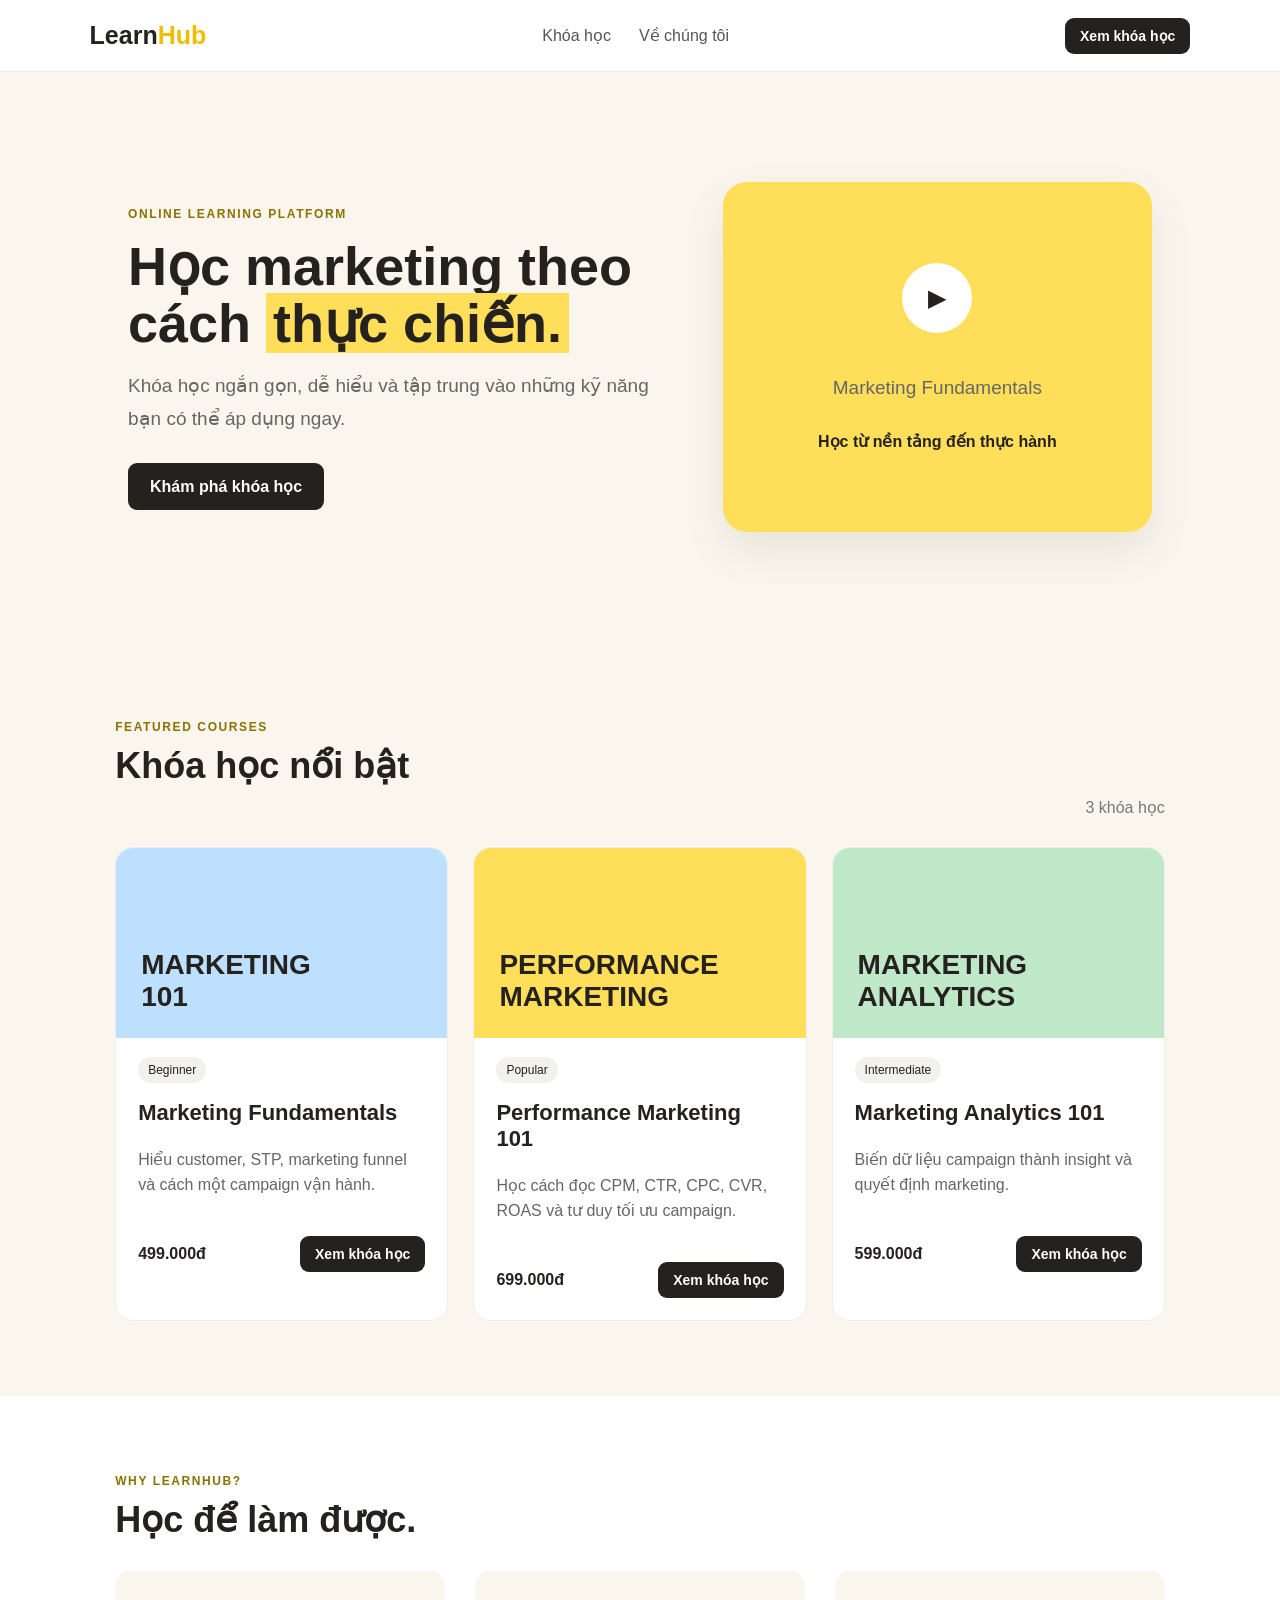
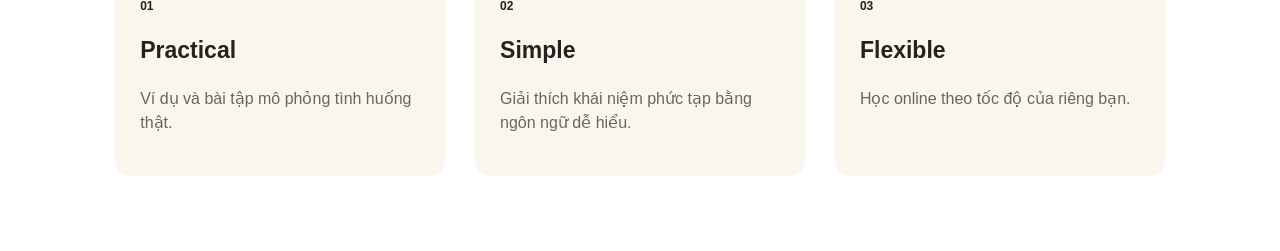
<file: index.html>
<!DOCTYPE html>
<html lang="vi">
<head>
  <meta charset="UTF-8">
  <meta name="viewport" content="width=device-width, initial-scale=1.0">
  <title>LearnHub — Học Marketing Online</title>
  <link rel="stylesheet" href="style.css">
  <script>
!function(f,b,e,v,n,t,s){
  if(f.fbq)return;
  n=f.fbq=function(){
    n.callMethod ? n.callMethod.apply(n,arguments) : n.queue.push(arguments)
  };
  if(!f._fbq)f._fbq=n;
  n.push=n;
  n.loaded=!0;
  n.version='2.0';
  n.queue=[];
  t=b.createElement(e);
  t.async=!0;
  t.src=v;
  s=b.getElementsByTagName(e)[0];
  s.parentNode.insertBefore(t,s);
}(window,document,'script','https://connect.facebook.net/en_US/fbevents.js');

fbq('init', '1095959689834566');
fbq('track', 'PageView');
</script>
</head>

<body>

  <header class="nav">
    <a class="logo" href="index.html">Learn<span>Hub</span></a>

    <nav>
      <a href="#courses">Khóa học</a>
      <a href="#about">Về chúng tôi</a>
    </nav>

    <a class="btn btn-small" href="#courses">Xem khóa học</a>
  </header>

  <main>

    <section class="hero">
      <div>
        <span class="eyebrow">ONLINE LEARNING PLATFORM</span>

        <h1>
          Học marketing theo cách <span>thực chiến.</span>
        </h1>

        <p>
          Khóa học ngắn gọn, dễ hiểu và tập trung vào những kỹ năng bạn có thể áp dụng ngay.
        </p>

        <a class="btn" href="#courses">Khám phá khóa học</a>
      </div>

      <div class="hero-card">
        <div class="play">▶</div>
        <p>Marketing Fundamentals</p>
        <strong>Học từ nền tảng đến thực hành</strong>
      </div>
    </section>

    <section id="courses" class="section">

      <div class="section-head">
        <div>
          <span class="eyebrow">FEATURED COURSES</span>
          <h2>Khóa học nổi bật</h2>
        </div>

        <span class="muted">3 khóa học</span>
      </div>

      <div class="grid">

        <article
          class="course-card"
          data-course-id="marketing-101"
          data-course-name="Marketing Fundamentals"
          data-price="499000"
        >
          <div class="course-image blue">
            MARKETING<br>101
          </div>

          <div class="course-body">
            <span class="tag">Beginner</span>

            <h3>Marketing Fundamentals</h3>

            <p>
              Hiểu customer, STP, marketing funnel và cách một campaign vận hành.
            </p>

            <div class="course-bottom">
              <strong>499.000đ</strong>

              <a
                class="btn btn-small"
                href="course.html?course=marketing-101"
              >
                Xem khóa học
              </a>
            </div>
          </div>
        </article>

        <article
          class="course-card"
          data-course-id="performance-101"
          data-course-name="Performance Marketing 101"
          data-price="699000"
        >
          <div class="course-image yellow">
            PERFORMANCE<br>MARKETING
          </div>

          <div class="course-body">
            <span class="tag">Popular</span>

            <h3>Performance Marketing 101</h3>

            <p>
              Học cách đọc CPM, CTR, CPC, CVR, ROAS và tư duy tối ưu campaign.
            </p>

            <div class="course-bottom">
              <strong>699.000đ</strong>

              <a
                class="btn btn-small"
                href="course.html?course=performance-101"
              >
                Xem khóa học
              </a>
            </div>
          </div>
        </article>

        <article
          class="course-card"
          data-course-id="analytics-101"
          data-course-name="Marketing Analytics 101"
          data-price="599000"
        >
          <div class="course-image green">
            MARKETING<br>ANALYTICS
          </div>

          <div class="course-body">
            <span class="tag">Intermediate</span>

            <h3>Marketing Analytics 101</h3>

            <p>
              Biến dữ liệu campaign thành insight và quyết định marketing.
            </p>

            <div class="course-bottom">
              <strong>599.000đ</strong>

              <a
                class="btn btn-small"
                href="course.html?course=analytics-101"
              >
                Xem khóa học
              </a>
            </div>
          </div>
        </article>

      </div>
    </section>

    <section id="about" class="section light">

      <span class="eyebrow">WHY LEARNHUB?</span>

      <h2>Học để làm được.</h2>

      <div class="features">

        <div>
          <b>01</b>
          <h3>Practical</h3>
          <p>
            Ví dụ và bài tập mô phỏng tình huống thật.
          </p>
        </div>

        <div>
          <b>02</b>
          <h3>Simple</h3>
          <p>
            Giải thích khái niệm phức tạp bằng ngôn ngữ dễ hiểu.
          </p>
        </div>

        <div>
          <b>03</b>
          <h3>Flexible</h3>
          <p>
            Học online theo tốc độ của riêng bạn.
          </p>
        </div>

      </div>
    </section>

  </main>

  <!-- Load Meta Pixel + website tracking logic -->
  <script src="script.js"></script>

</body>
</html>
</file>
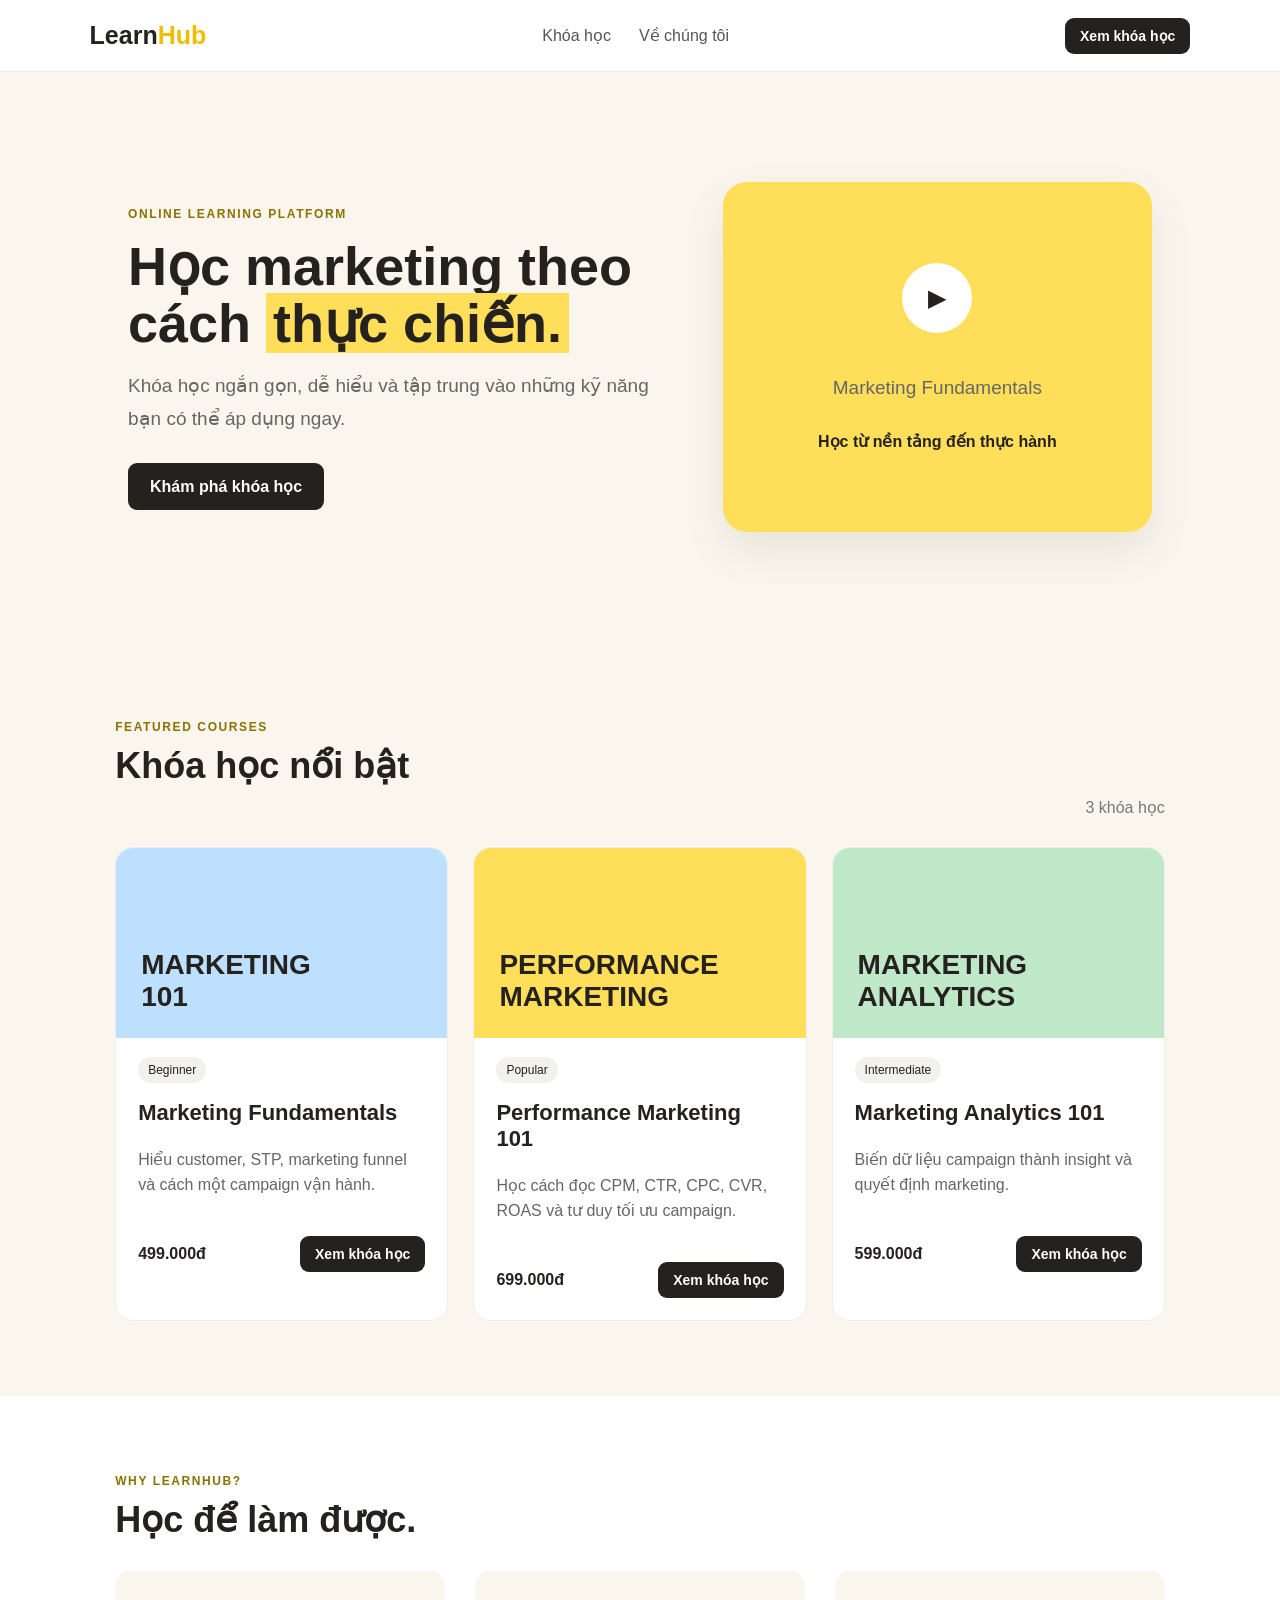
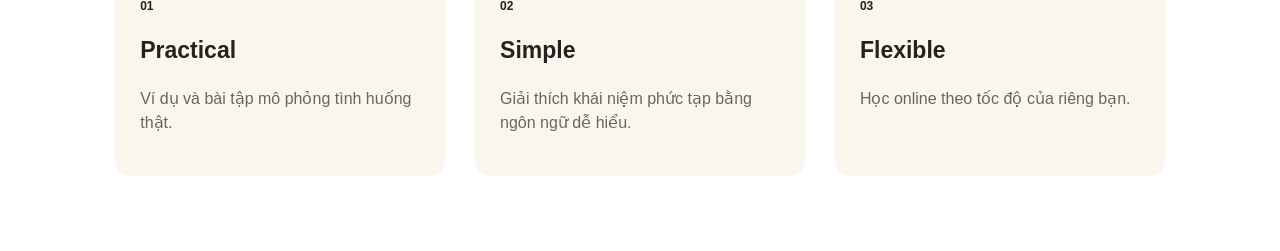
<file: checkout.html>
<!DOCTYPE html>
<html lang="vi">
<head>
  <meta charset="UTF-8">
  <meta name="viewport" content="width=device-width, initial-scale=1.0">
  <title>LearnHub — Học Marketing Online</title>
  <link rel="stylesheet" href="style.css">
</head>

<body>

  <header class="nav">
    <a class="logo" href="index.html">Learn<span>Hub</span></a>

    <nav>
      <a href="#courses">Khóa học</a>
      <a href="#about">Về chúng tôi</a>
    </nav>

    <a class="btn btn-small" href="#courses">Xem khóa học</a>
  </header>

  <main>

    <section class="hero">
      <div>
        <span class="eyebrow">ONLINE LEARNING PLATFORM</span>

        <h1>
          Học marketing theo cách <span>thực chiến.</span>
        </h1>

        <p>
          Khóa học ngắn gọn, dễ hiểu và tập trung vào những kỹ năng bạn có thể áp dụng ngay.
        </p>

        <a class="btn" href="#courses">Khám phá khóa học</a>
      </div>

      <div class="hero-card">
        <div class="play">▶</div>
        <p>Marketing Fundamentals</p>
        <strong>Học từ nền tảng đến thực hành</strong>
      </div>
    </section>

    <section id="courses" class="section">

      <div class="section-head">
        <div>
          <span class="eyebrow">FEATURED COURSES</span>
          <h2>Khóa học nổi bật</h2>
        </div>

        <span class="muted">3 khóa học</span>
      </div>

      <div class="grid">

        <article
          class="course-card"
          data-course-id="marketing-101"
          data-course-name="Marketing Fundamentals"
          data-price="499000"
        >
          <div class="course-image blue">
            MARKETING<br>101
          </div>

          <div class="course-body">
            <span class="tag">Beginner</span>

            <h3>Marketing Fundamentals</h3>

            <p>
              Hiểu customer, STP, marketing funnel và cách một campaign vận hành.
            </p>

            <div class="course-bottom">
              <strong>499.000đ</strong>

              <a
                class="btn btn-small"
                href="course.html?course=marketing-101"
              >
                Xem khóa học
              </a>
            </div>
          </div>
        </article>

        <article
          class="course-card"
          data-course-id="performance-101"
          data-course-name="Performance Marketing 101"
          data-price="699000"
        >
          <div class="course-image yellow">
            PERFORMANCE<br>MARKETING
          </div>

          <div class="course-body">
            <span class="tag">Popular</span>

            <h3>Performance Marketing 101</h3>

            <p>
              Học cách đọc CPM, CTR, CPC, CVR, ROAS và tư duy tối ưu campaign.
            </p>

            <div class="course-bottom">
              <strong>699.000đ</strong>

              <a
                class="btn btn-small"
                href="course.html?course=performance-101"
              >
                Xem khóa học
              </a>
            </div>
          </div>
        </article>

        <article
          class="course-card"
          data-course-id="analytics-101"
          data-course-name="Marketing Analytics 101"
          data-price="599000"
        >
          <div class="course-image green">
            MARKETING<br>ANALYTICS
          </div>

          <div class="course-body">
            <span class="tag">Intermediate</span>

            <h3>Marketing Analytics 101</h3>

            <p>
              Biến dữ liệu campaign thành insight và quyết định marketing.
            </p>

            <div class="course-bottom">
              <strong>599.000đ</strong>

              <a
                class="btn btn-small"
                href="course.html?course=analytics-101"
              >
                Xem khóa học
              </a>
            </div>
          </div>
        </article>

      </div>
    </section>

    <section id="about" class="section light">

      <span class="eyebrow">WHY LEARNHUB?</span>

      <h2>Học để làm được.</h2>

      <div class="features">

        <div>
          <b>01</b>
          <h3>Practical</h3>
          <p>
            Ví dụ và bài tập mô phỏng tình huống thật.
          </p>
        </div>

        <div>
          <b>02</b>
          <h3>Simple</h3>
          <p>
            Giải thích khái niệm phức tạp bằng ngôn ngữ dễ hiểu.
          </p>
        </div>

        <div>
          <b>03</b>
          <h3>Flexible</h3>
          <p>
            Học online theo tốc độ của riêng bạn.
          </p>
        </div>

      </div>
    </section>

  </main>

  <script src="script.js"></script>

</body>
</html>
</file>
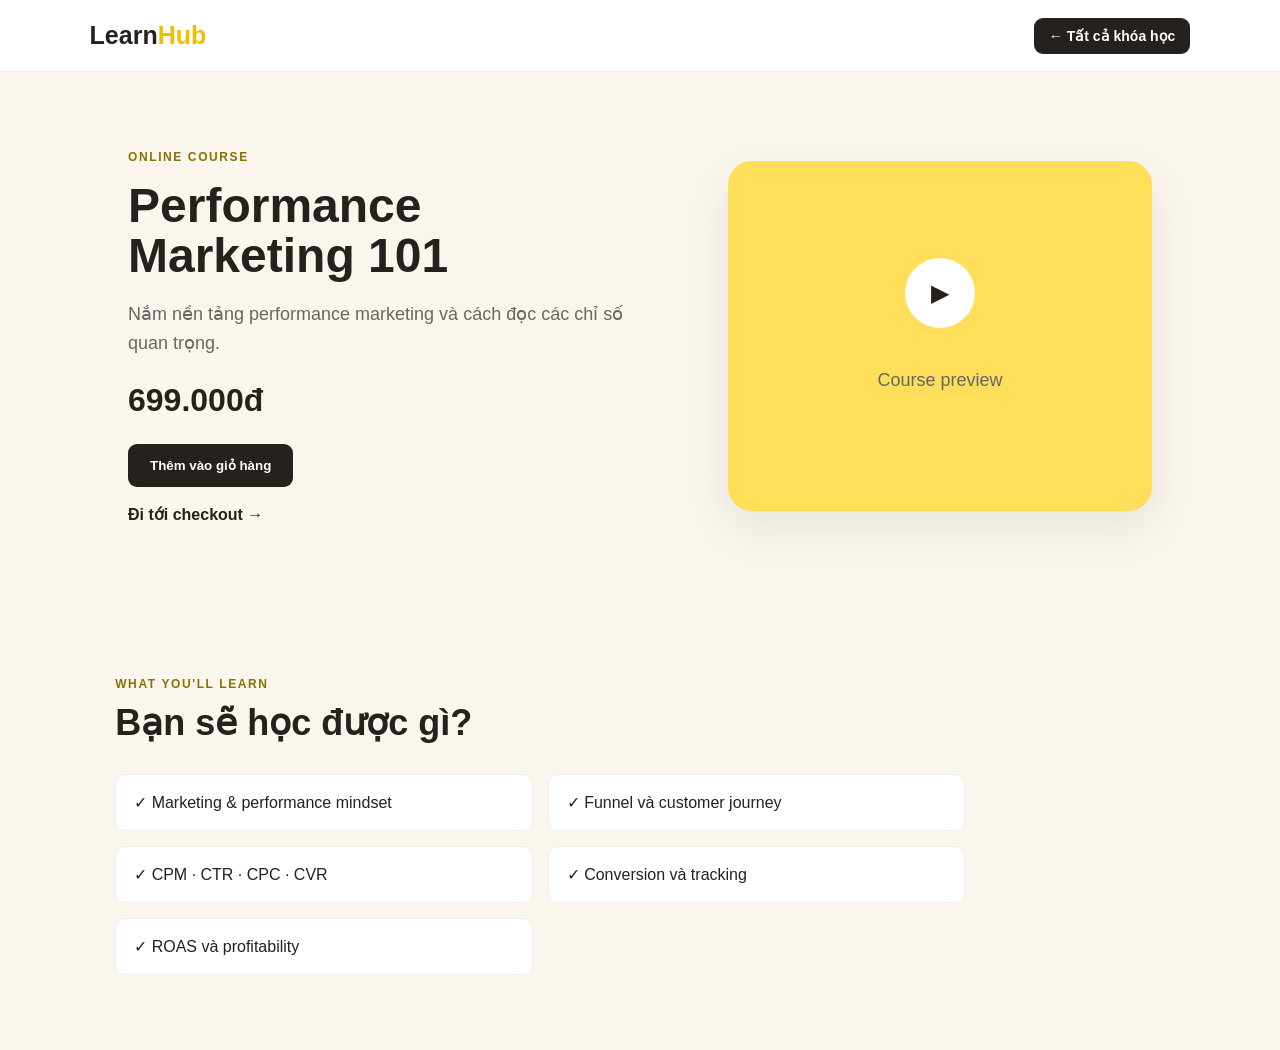
<file: course.html>
<!DOCTYPE html>
<html lang="vi">
<head>
  <meta charset="UTF-8">
  <meta name="viewport" content="width=device-width, initial-scale=1.0">
  <title>Course — LearnHub</title>
  <link rel="stylesheet" href="style.css">
</head>
<body>
<header class="nav">
  <a class="logo" href="index.html">Learn<span>Hub</span></a>
  <a class="btn btn-small" href="index.html">← Tất cả khóa học</a>
</header>

<main class="course-page">
  <section class="course-hero">
    <div>
      <span class="eyebrow">ONLINE COURSE</span>
      <h1 id="courseTitle">Performance Marketing 101</h1>
      <p id="courseDescription">Nắm nền tảng performance marketing và cách đọc các chỉ số quan trọng.</p>
      <div class="price" id="coursePrice">699.000đ</div>
      <button class="btn" id="addToCartBtn">Thêm vào giỏ hàng</button>
      <a class="text-link" href="checkout.html">Đi tới checkout →</a>
    </div>
    <div class="video-placeholder">
      <div class="play">▶</div>
      <p>Course preview</p>
    </div>
  </section>

  <section class="section">
    <span class="eyebrow">WHAT YOU'LL LEARN</span>
    <h2>Bạn sẽ học được gì?</h2>
    <div class="lesson-list">
      <div>✓ Marketing & performance mindset</div>
      <div>✓ Funnel và customer journey</div>
      <div>✓ CPM · CTR · CPC · CVR</div>
      <div>✓ Conversion và tracking</div>
      <div>✓ ROAS và profitability</div>
    </div>
  </section>
</main>
<script src="script.js"></script>
</body>
</html>
</file>
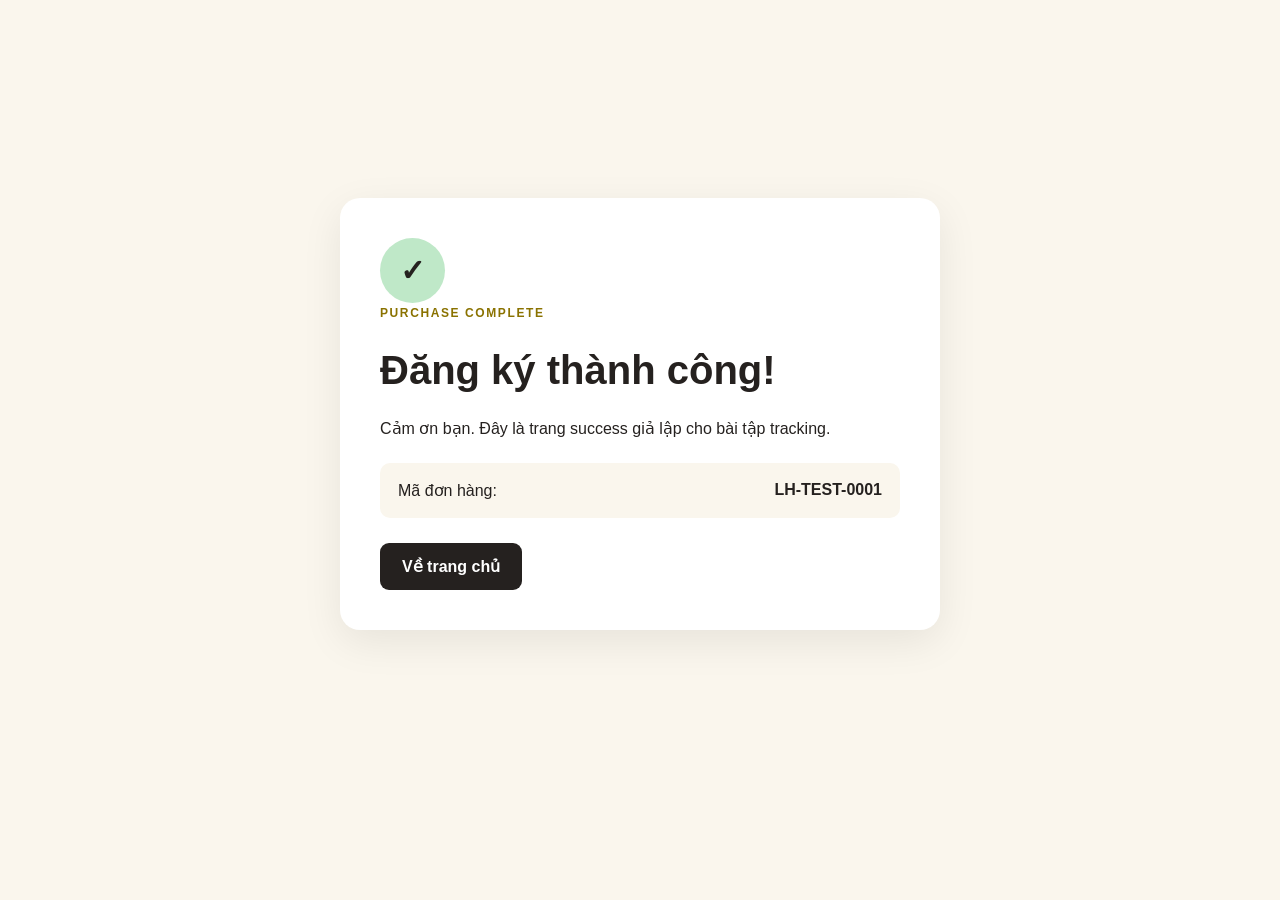
<file: success.html>
<!DOCTYPE html>
<html lang="vi">
<head>
  <meta charset="UTF-8">
  <meta name="viewport" content="width=device-width, initial-scale=1.0">
  <title>Success — LearnHub</title>
  <link rel="stylesheet" href="style.css">
</head>
<body>
<main class="success-page">
  <div class="success-card">
    <div class="success-icon">✓</div>
    <span class="eyebrow">PURCHASE COMPLETE</span>
    <h1>Đăng ký thành công!</h1>
    <p>Cảm ơn bạn. Đây là trang success giả lập cho bài tập tracking.</p>
    <div class="fake-order">
      <span>Mã đơn hàng: </span><strong id="orderId">LH-TEST-0001</strong>
    </div>
    <a class="btn" href="index.html">Về trang chủ</a>
  </div>
</main>

<script src="script.js"></script>
</body>
</html>
</file>
<file: style.css>
*{box-sizing:border-box}body{margin:0;font-family:Arial,Helvetica,sans-serif;color:#25211f;background:#faf6ed}a{text-decoration:none;color:inherit}.nav{height:72px;display:flex;align-items:center;justify-content:space-between;padding:0 7%;background:#fff;border-bottom:1px solid #eee}.logo{font-size:25px;font-weight:800}.logo span{color:#f0bd00}.nav nav{display:flex;gap:28px;color:#555}.btn{display:inline-block;border:0;border-radius:9px;background:#25211f;color:white;padding:14px 22px;font-weight:700;cursor:pointer}.btn:hover{opacity:.9}.btn-small{padding:10px 15px;font-size:14px}.hero{display:grid;grid-template-columns:1.1fr .9fr;gap:70px;align-items:center;padding:90px 10%;min-height:570px}.eyebrow{font-size:12px;letter-spacing:1.6px;font-weight:800;color:#8a7200}.hero h1,.course-hero h1{font-size:54px;line-height:1.05;margin:16px 0}.hero h1 span{background:#ffde59;padding:0 7px}.hero p{font-size:19px;line-height:1.7;color:#666;max-width:620px;margin-bottom:28px}.hero-card,.video-placeholder{background:#ffde59;border-radius:24px;min-height:350px;display:flex;flex-direction:column;justify-content:center;align-items:center;box-shadow:0 18px 45px rgba(0,0,0,.08)}.play{width:70px;height:70px;border-radius:50%;background:#fff;display:grid;place-items:center;font-size:24px;margin-bottom:20px}.section{padding:75px 9%}.section.light{background:#fff}.section-head{display:flex;justify-content:space-between;align-items:end;margin-bottom:30px}.section h2{font-size:36px;margin:10px 0 30px}.muted{color:#777}.grid{display:grid;grid-template-columns:repeat(3,1fr);gap:25px}.course-card{background:#fff;border:1px solid #eee;border-radius:18px;overflow:hidden}.course-image{height:190px;padding:25px;font-weight:900;font-size:28px;display:flex;align-items:flex-end}.blue{background:#bde0ff}.yellow{background:#ffde59}.green{background:#bfe8c8}.course-body{padding:22px}.tag{font-size:12px;background:#f3f1ec;border-radius:20px;padding:6px 10px}.course-body h3{font-size:22px}.course-body p{color:#666;line-height:1.55;min-height:72px}.course-bottom{display:flex;align-items:center;justify-content:space-between}.features{display:grid;grid-template-columns:repeat(3,1fr);gap:30px}.features div{padding:25px;background:#faf6ed;border-radius:15px}.features b{font-size:12px}.features h3{font-size:23px}.features p{color:#666;line-height:1.5}.course-page{min-height:100vh}.course-hero{padding:75px 10%;display:grid;grid-template-columns:1fr .8fr;gap:70px;align-items:center}.course-hero h1{font-size:48px}.course-hero p{font-size:18px;color:#666;line-height:1.6}.price{font-size:32px;font-weight:800;margin:25px 0}.text-link{display:block;margin-top:18px;font-weight:700}.lesson-list{display:grid;grid-template-columns:1fr 1fr;gap:15px;max-width:850px}.lesson-list div{padding:18px;background:#fff;border:1px solid #eee;border-radius:10px}.checkout-page,.success-page{min-height:calc(100vh - 72px);display:grid;place-items:center;padding:50px 20px}.checkout-card,.success-card{background:#fff;width:min(600px,100%);padding:40px;border-radius:20px;box-shadow:0 12px 40px rgba(0,0,0,.08)}label{display:block;font-weight:700;margin:18px 0}input,select{width:100%;padding:13px;margin-top:8px;border:1px solid #ccc;border-radius:8px;font-size:15px}.order-total{display:flex;justify-content:space-between;border-top:1px solid #eee;margin:25px 0;padding-top:20px;font-size:18px}.full{width:100%}.success-icon{width:65px;height:65px;border-radius:50%;background:#bfe8c8;display:grid;place-items:center;font-size:30px;font-weight:800}.success-card h1{font-size:40px}.fake-order{background:#faf6ed;padding:18px;border-radius:10px;margin:25px 0;display:flex;justify-content:space-between}footer{padding:35px;text-align:center;color:#777;background:#fff}@media(max-width:800px){.hero,.course-hero{grid-template-columns:1fr;padding:55px 7%;gap:35px}.grid,.features{grid-template-columns:1fr}.lesson-list{grid-template-columns:1fr}.hero h1{font-size:42px}.nav nav{display:none}}
</file>
